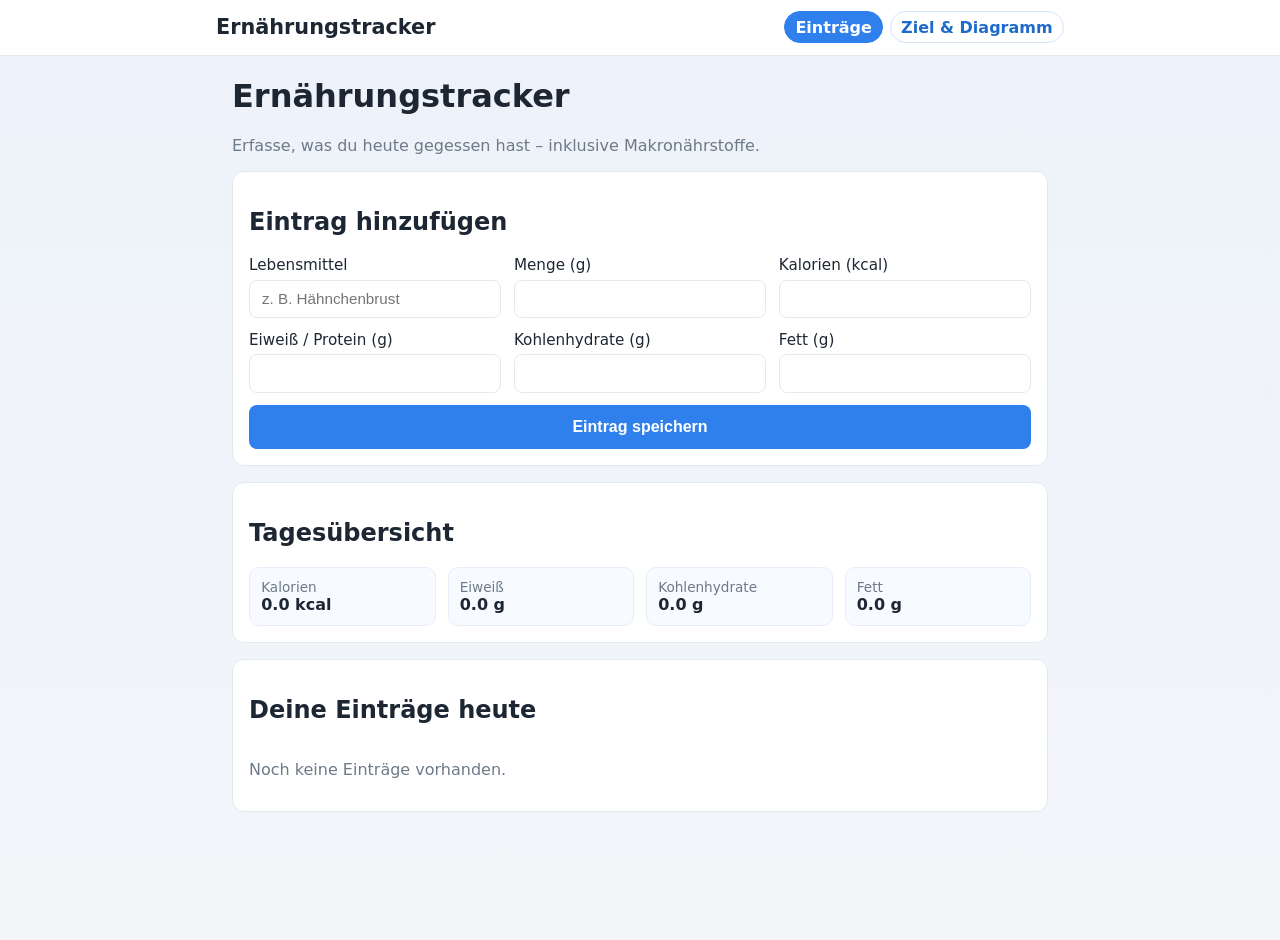
<file: index.html>
<!DOCTYPE html>
<html lang="de">
  <head>
    <meta charset="UTF-8" />
    <meta name="viewport" content="width=device-width, initial-scale=1.0" />
    <title>Ernährungstracker – Einträge</title>
    <link rel="stylesheet" href="styles.css" />
  </head>
  <body>
    <header class="topbar">
      <div class="topbar-inner">
        <h1>Ernährungstracker</h1>
        <nav class="nav-tabs" aria-label="Seiten">
          <a class="active" href="index.html">Einträge</a>
          <a href="plan.html">Ziel &amp; Diagramm</a>
        </nav>
      </div>
    </header>

    <main class="container">
    <title>Ernährungstracker</title>
    <link rel="stylesheet" href="styles.css" />
  </head>
  <body>
    <main class="container">
      <h1>Ernährungstracker</h1>
      <p class="subtitle">Erfasse, was du heute gegessen hast – inklusive Makronährstoffe.</p>

      <section class="card">
        <h2>Eintrag hinzufügen</h2>
        <form id="mealForm" class="meal-form">
          <label>Lebensmittel<input type="text" id="food" placeholder="z. B. Hähnchenbrust" required /></label>
          <label>Menge (g)<input type="number" id="amount" min="1" step="1" required /></label>
          <label>Kalorien (kcal)<input type="number" id="calories" min="0" step="0.1" required /></label>
          <label>Eiweiß / Protein (g)<input type="number" id="protein" min="0" step="0.1" required /></label>
          <label>Kohlenhydrate (g)<input type="number" id="carbs" min="0" step="0.1" required /></label>
          <label>Fett (g)<input type="number" id="fat" min="0" step="0.1" required /></label>
          <button type="submit">Eintrag speichern</button>
        </form>
      </section>

      <section class="card">
        <h2>Tagesübersicht</h2>
        <div class="totals" id="totals">
          <div><span>Kalorien</span><strong id="totalCalories">0 kcal</strong></div>
          <div><span>Eiweiß</span><strong id="totalProtein">0 g</strong></div>
          <div><span>Kohlenhydrate</span><strong id="totalCarbs">0 g</strong></div>
          <div><span>Fett</span><strong id="totalFat">0 g</strong></div>
        </div>
      </section>

      <section class="card">
        <h2>Deine Einträge heute</h2>
        <ul id="mealList" class="meal-list"></ul>
        <p id="emptyState" class="empty-state">Noch keine Einträge vorhanden.</p>
      </section>
    </main>

    <script src="app.js"></script>
  </body>
</html>
</file>
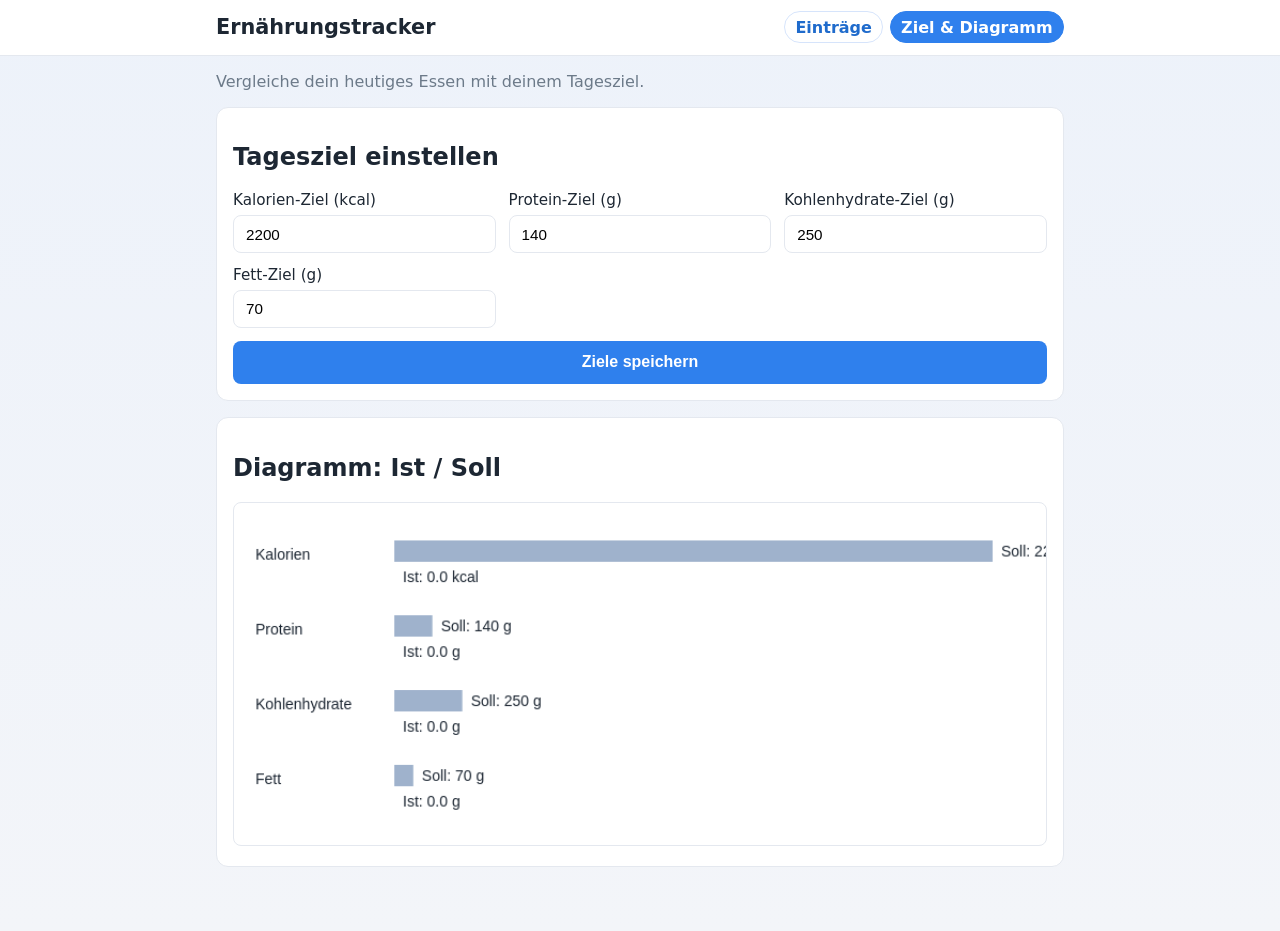
<file: plan.html>
<!DOCTYPE html>
<html lang="de">
  <head>
    <meta charset="UTF-8" />
    <meta name="viewport" content="width=device-width, initial-scale=1.0" />
    <title>Ernährungstracker – Ziel & Diagramm</title>
    <link rel="stylesheet" href="styles.css" />
  </head>
  <body>
    <header class="topbar">
      <div class="topbar-inner">
        <h1>Ernährungstracker</h1>
        <nav class="nav-tabs" aria-label="Seiten">
          <a href="index.html">Einträge</a>
          <a class="active" href="plan.html">Ziel &amp; Diagramm</a>
        </nav>
      </div>
    </header>

    <main class="container">
      <p class="subtitle">Vergleiche dein heutiges Essen mit deinem Tagesziel.</p>

      <section class="card">
        <h2>Tagesziel einstellen</h2>
        <form id="goalForm" class="meal-form">
          <label>Kalorien-Ziel (kcal)<input type="number" id="goalCalories" min="0" step="1" value="2200" required /></label>
          <label>Protein-Ziel (g)<input type="number" id="goalProtein" min="0" step="1" value="140" required /></label>
          <label>Kohlenhydrate-Ziel (g)<input type="number" id="goalCarbs" min="0" step="1" value="250" required /></label>
          <label>Fett-Ziel (g)<input type="number" id="goalFat" min="0" step="1" value="70" required /></label>
          <button type="submit">Ziele speichern</button>
        </form>
      </section>

      <section class="card">
        <h2>Diagramm: Ist / Soll</h2>
        <canvas id="goalChart" width="760" height="320" aria-label="Vergleich Ist zu Soll"></canvas>
      </section>
    </main>

    <script src="plan.js"></script>
  </body>
</html>
</file>
<file: styles.css>
:root {
  --bg: #f3f5f9;
  --card: #ffffff;
  --text: #1d2733;
  --muted: #6c7a89;
  --accent: #2f80ed;
  --accent-dark: #1f6bcc;
  --border: #e4e8ef;
}

* {
  box-sizing: border-box;
}

body {
  margin: 0;
  font-family: Inter, system-ui, -apple-system, Segoe UI, Roboto, Arial, sans-serif;
  color: var(--text);
  background: linear-gradient(180deg, #edf2fa, var(--bg));
}

.topbar {
  position: sticky;
  top: 0;
  z-index: 10;
  background: rgba(255, 255, 255, 0.96);
  border-bottom: 1px solid var(--border);
  backdrop-filter: blur(4px);
}

.topbar-inner {
  max-width: 880px;
  margin: 0 auto;
  padding: 0.7rem 1rem;
  display: flex;
  align-items: center;
  justify-content: space-between;
  gap: 1rem;
}

.topbar h1 { margin: 0; font-size: 1.3rem; }

.nav-tabs { display: flex; gap: 0.4rem; }

.nav-tabs a {
  text-decoration: none;
  color: var(--accent-dark);
  border: 1px solid #d6e4fb;
  padding: 0.35rem 0.65rem;
  border-radius: 999px;
  font-weight: 600;
}

.nav-tabs a.active { background: var(--accent); color: #fff; border-color: var(--accent); }

.container { max-width: 880px; margin: 1rem auto 2rem; padding: 0 1rem 2rem; }
.subtitle { margin-top: 0.3rem; color: var(--muted); }

.card {
  background: var(--card);
  border: 1px solid var(--border);
  border-radius: 12px;
  padding: 1rem;
  margin-top: 1rem;
}

.meal-form { display: grid; grid-template-columns: repeat(auto-fit, minmax(200px, 1fr)); gap: 0.8rem; }
label { display: flex; flex-direction: column; gap: 0.35rem; font-size: 0.95rem; }
input { border: 1px solid var(--border); border-radius: 8px; padding: 0.6rem 0.75rem; font-size: 0.95rem; }
button { grid-column: 1 / -1; border: none; border-radius: 8px; padding: 0.8rem 1rem; background: var(--accent); color: white; font-size: 1rem; font-weight: 600; cursor: pointer; }
button:hover { background: var(--accent-dark); }

.totals { display: grid; grid-template-columns: repeat(auto-fit, minmax(140px, 1fr)); gap: 0.75rem; }
.totals div { background: #f7faff; border: 1px solid #e7eef9; border-radius: 10px; padding: 0.7rem; }
.totals span { color: var(--muted); display: block; font-size: 0.85rem; }

.meal-list { list-style: none; margin: 0; padding: 0; display: grid; gap: 0.65rem; }
.meal-item { display: flex; justify-content: space-between; gap: 1rem; border: 1px solid var(--border); border-radius: 10px; padding: 0.7rem; }
.meal-meta, .empty-state { color: var(--muted); }

.remove-btn {
  border: none;
  border-radius: 6px;
  padding: 0.35rem 0.6rem;
  background: #ffe6e6;
  color: #b12626;
  cursor: pointer;
  font-size: 0.85rem;
}

#goalChart {
  width: 100%;
  max-width: 100%;
  border: 1px solid var(--border);
  border-radius: 8px;
  background: #fff;
}
</file>
